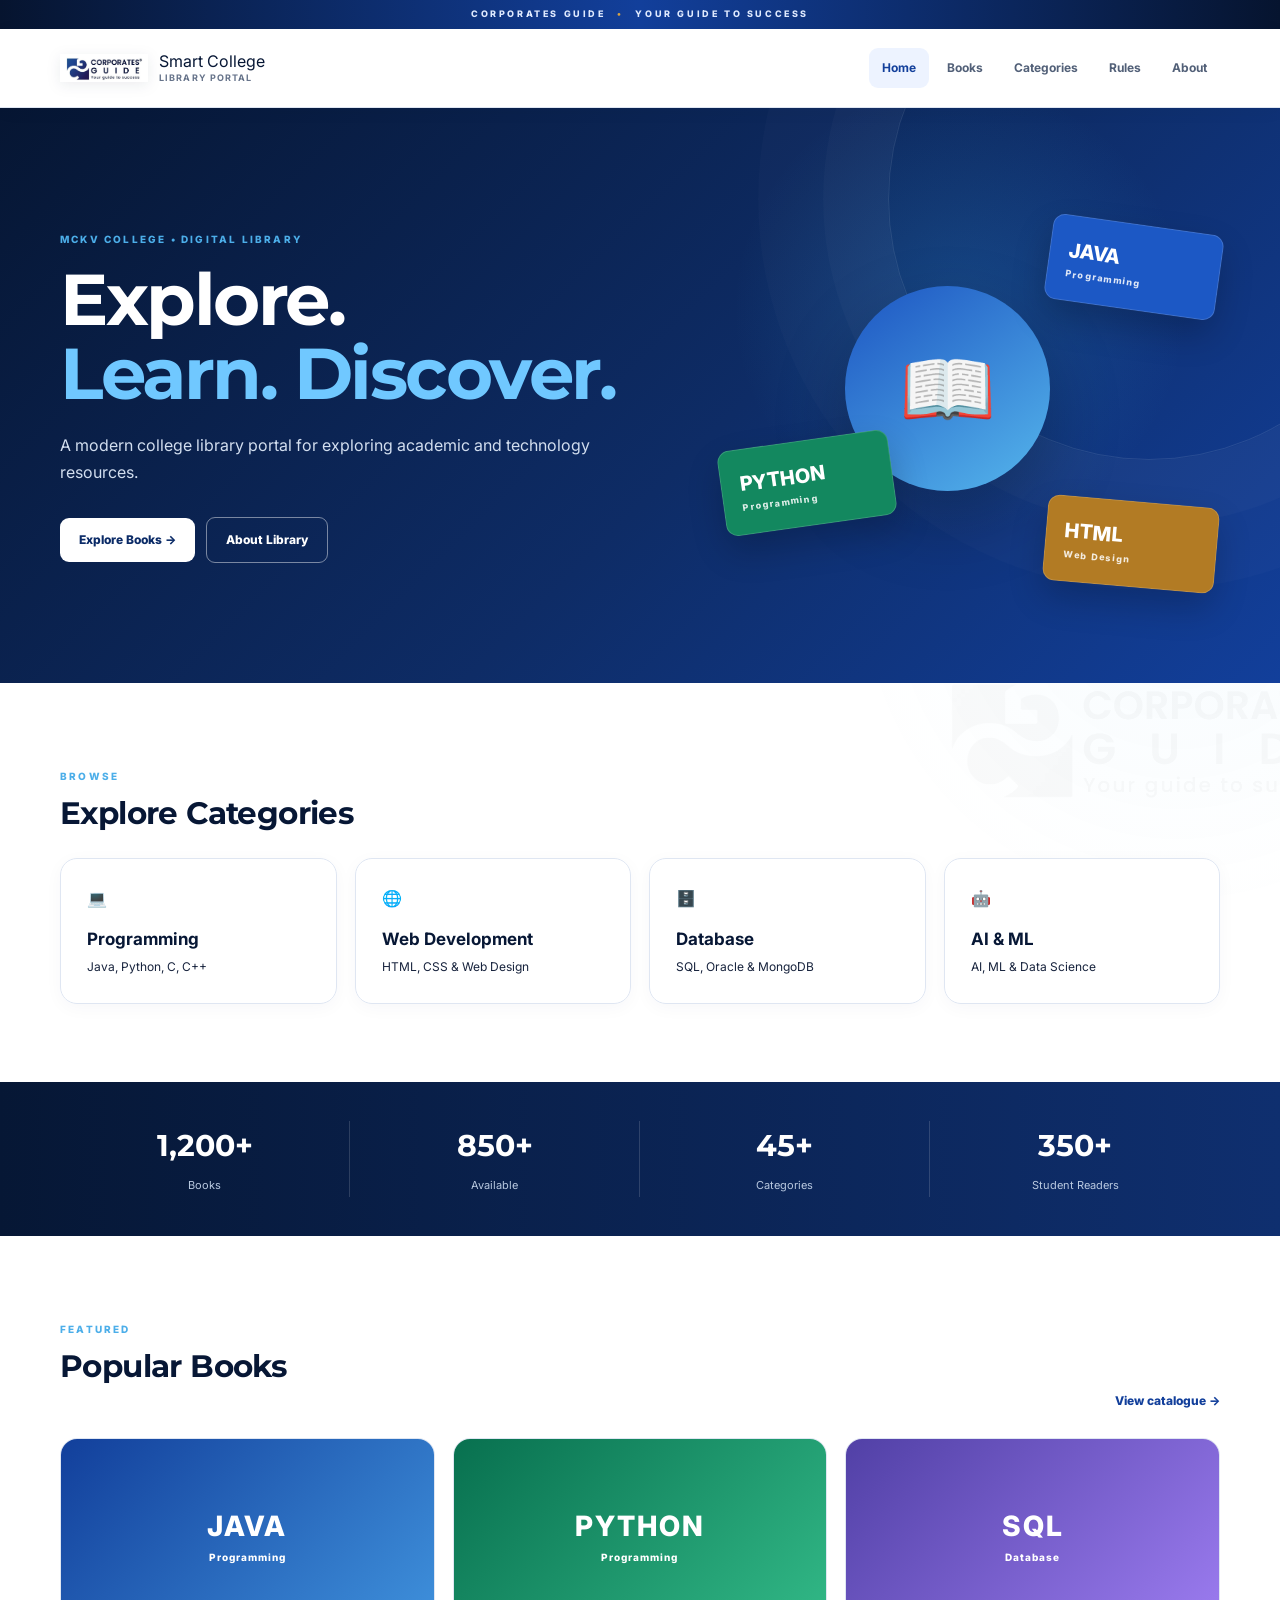
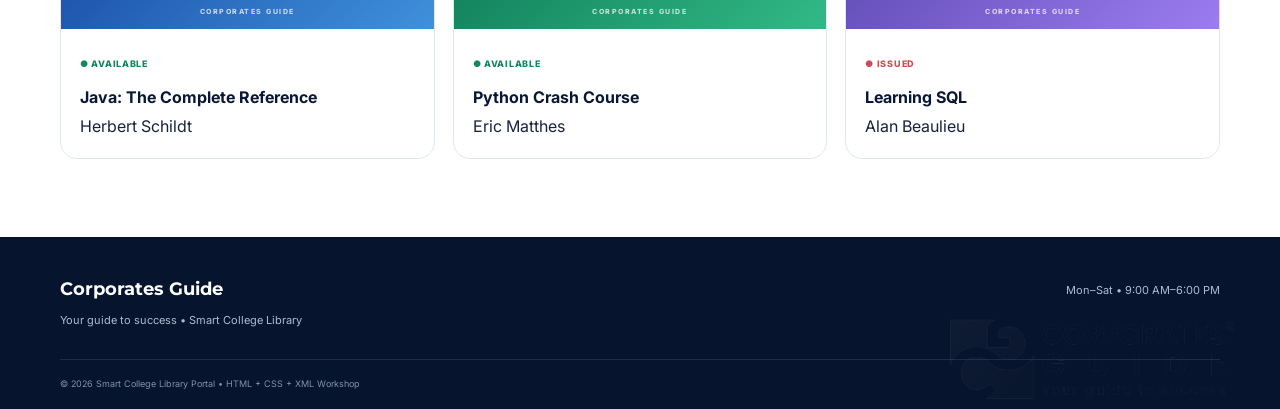
<file: index.html>
<!doctype html>
<html lang="en"><head><meta charset="utf-8"><meta name="viewport" content="width=device-width,initial-scale=1"><title>Smart College Library</title><link rel="stylesheet" href="css/style.css"></head>
<body>
<div class="brand-strip">CORPORATES GUIDE <span>•</span> YOUR GUIDE TO SUCCESS</div>
<header><div class="center-brand"><a href="index.html" aria-label="Corporates Guide"><img src="images/corporates-guide-logo-final.png" alt="Corporates Guide"></a></div><div class="wrap nav"><a class="logo" href="index.html"><img src="images/corporates-guide-logo.jpg" alt="Corporates Guide Logo"><span>Smart College<br><small>Library Portal</small></span></a><nav><a class="active" href="index.html">Home</a><a href="books.html">Books</a><a href="categories.html">Categories</a><a href="library-rules.html">Rules</a><a href="about.html">About</a></nav></div></header>
<div class="brand-watermark" aria-hidden="true"></div>
<main>
<section class="hero"><div class="wrap hero-grid"><div><b class="eyebrow">MCKV COLLEGE • DIGITAL LIBRARY</b><h1>Explore.<br><em>Learn. Discover.</em></h1><p>A modern college library portal for exploring academic and technology resources.</p><a class="btn" href="books.html">Explore Books →</a> <a class="btn outline" href="about.html">About Library</a></div><div class="visual"><div class="orb">📖</div><div class="float f1">JAVA<br><small>Programming</small></div><div class="float f2">PYTHON<br><small>Programming</small></div><div class="float f3">HTML<br><small>Web Design</small></div></div></div></section>
<section class="section"><div class="wrap"><b class="eyebrow">BROWSE</b><h2>Explore Categories</h2><div class="grid cats">
<a class="card" href="categories.html#programming">💻<h3>Programming</h3><p>Java, Python, C, C++</p></a>
<a class="card" href="categories.html#web">🌐<h3>Web Development</h3><p>HTML, CSS & Web Design</p></a>
<a class="card" href="categories.html#database">🗄️<h3>Database</h3><p>SQL, Oracle & MongoDB</p></a>
<a class="card" href="categories.html#aiml">🤖<h3>AI & ML</h3><p>AI, ML & Data Science</p></a></div></div></section>
<section class="stats"><div class="wrap statgrid"><div><strong>1,200+</strong><span>Books</span></div><div><strong>850+</strong><span>Available</span></div><div><strong>45+</strong><span>Categories</span></div><div><strong>350+</strong><span>Student Readers</span></div></div></section>
<section class="section"><div class="wrap"><div class="section-title"><div><b class="eyebrow">FEATURED</b><h2>Popular Books</h2></div><a href="books.html">View catalogue →</a></div><div class="grid books">
<article class="book"><div class="cover blue">JAVA<small>Programming</small></div><div class="info"><span class="available">● Available</span><h3>Java: The Complete Reference</h3><p>Herbert Schildt</p></div></article>
<article class="book"><div class="cover green">PYTHON<small>Programming</small></div><div class="info"><span class="available">● Available</span><h3>Python Crash Course</h3><p>Eric Matthes</p></div></article>
<article class="book"><div class="cover purple">SQL<small>Database</small></div><div class="info"><span class="issued">● Issued</span><h3>Learning SQL</h3><p>Alan Beaulieu</p></div></article></div></div></section>
</main><footer><div class="wrap foot"><div><h3>Corporates Guide</h3><p>Your guide to success • Smart College Library</p></div><div><p>Mon–Sat • 9:00 AM–6:00 PM</p></div></div><div class="wrap copy">© 2026 Smart College Library Portal • HTML + CSS + XML Workshop</div></footer>
</body></html>
</file>
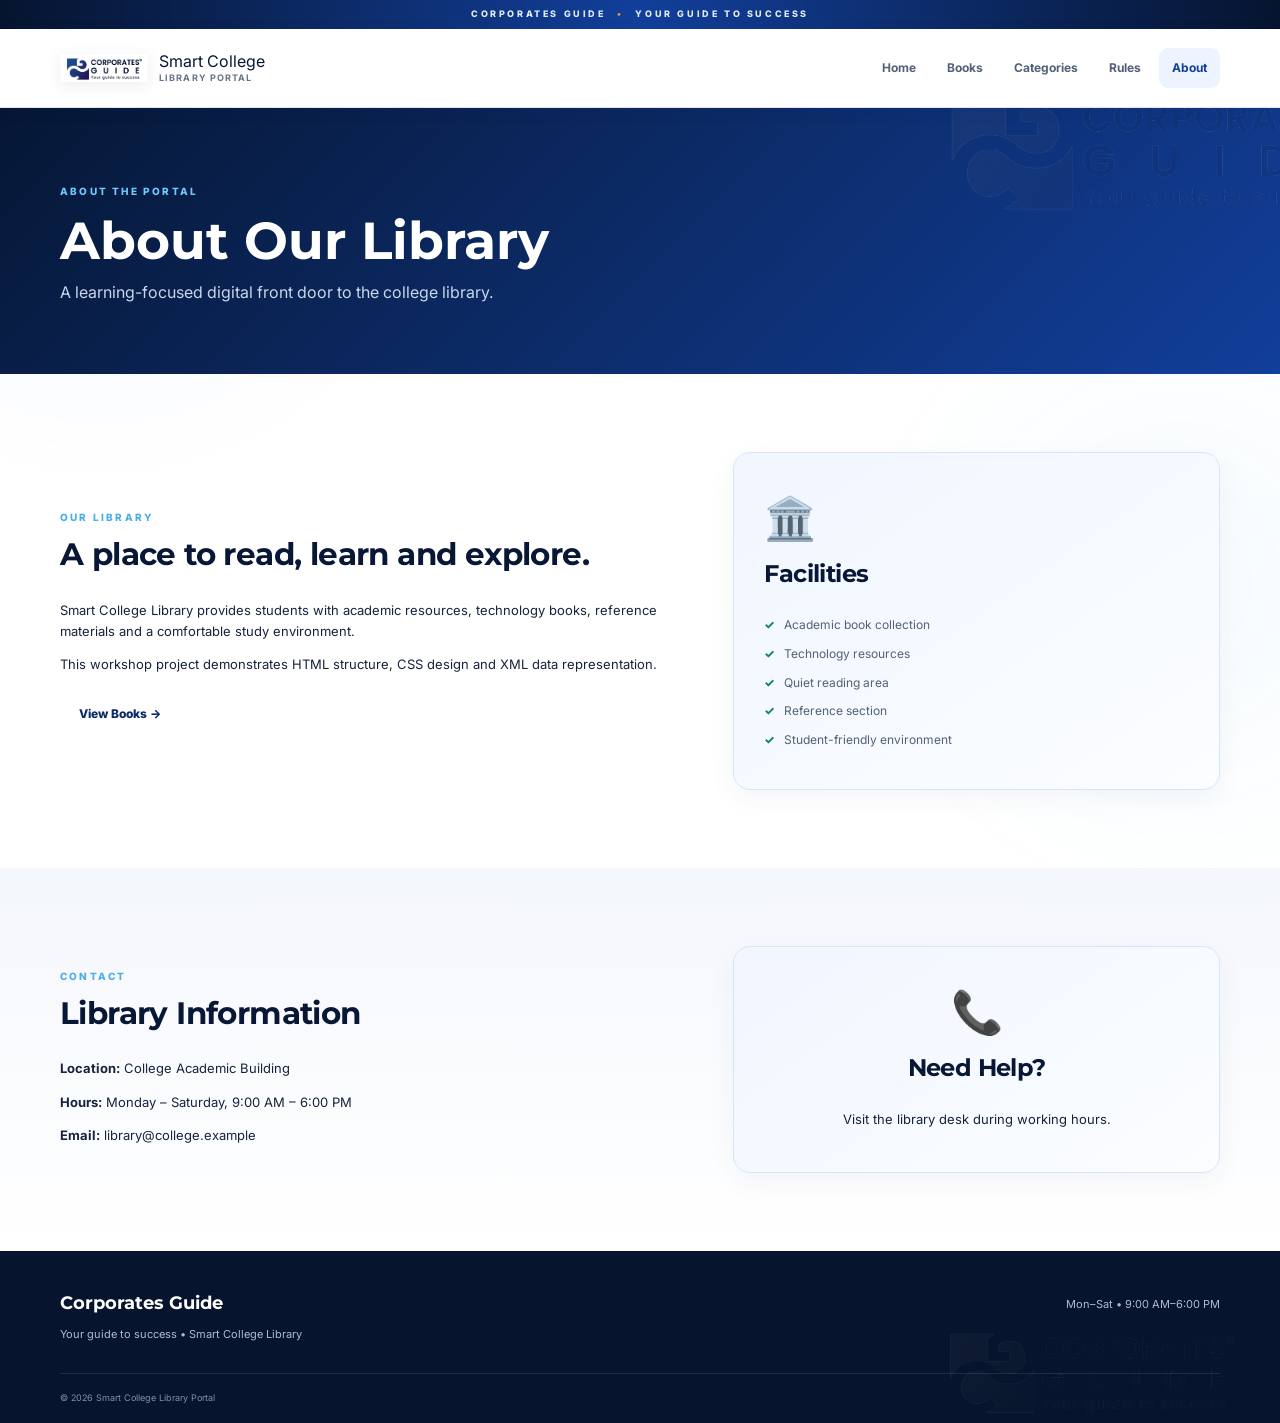
<file: about.html>
<!doctype html>
<html lang="en">

<head>
    <meta charset="utf-8">
    <meta name="viewport" content="width=device-width,initial-scale=1">
    <title>About | Smart College Library</title>

    <link rel="stylesheet" href="css/style.css">
</head>

<body>

    <div class="brand-strip">
        CORPORATES GUIDE
        <span>•</span>
        YOUR GUIDE TO SUCCESS
    </div>

    <header>

        <div class="center-brand">
            <a href="index.html" aria-label="Corporates Guide">
                <img src="images/corporates-guide-logo-final.png"
                     alt="Corporates Guide">
            </a>
        </div>

        <div class="wrap nav">

            <a class="logo" href="index.html">

                <img src="images/corporates-guide-logo.jpg"
                     alt="Corporates Guide Logo">

                <span>
                    Smart College<br>
                    <small>Library Portal</small>
                </span>

            </a>

            <nav>
                <a href="index.html">Home</a>
                <a href="books.html">Books</a>
                <a href="categories.html">Categories</a>
                <a href="library-rules.html">Rules</a>
                <a class="active" href="about.html">About</a>
            </nav>

        </div>

    </header>

    <section class="banner">

        <div class="wrap">

            <b class="eyebrow">ABOUT THE PORTAL</b>

            <h1>About Our Library</h1>

            <p>
                A learning-focused digital front door to the college library.
            </p>

        </div>

    </section>

    <section class="section">

        <div class="wrap about">

            <div>

                <b class="eyebrow">OUR LIBRARY</b>

                <h2>
                    A place to read, learn and explore.
                </h2>

                <p>
                    Smart College Library provides students with academic
                    resources, technology books, reference materials and a
                    comfortable study environment.
                </p>

                <p>
                    This workshop project demonstrates HTML structure,
                    CSS design and XML data representation.
                </p>

                <a class="btn" href="books.html">
                    View Books →
                </a>

            </div>

            <div class="info-card">

                <span>🏛️</span>

                <h2>Facilities</h2>

                <ul>
                    <li>Academic book collection</li>
                    <li>Technology resources</li>
                    <li>Quiet reading area</li>
                    <li>Reference section</li>
                    <li>Student-friendly environment</li>
                </ul>

            </div>

        </div>

    </section>

    <section class="section pale">

        <div class="wrap about">

            <div>

                <b class="eyebrow">CONTACT</b>

                <h2>Library Information</h2>

                <p>
                    <b>Location:</b>
                    College Academic Building
                </p>

                <p>
                    <b>Hours:</b>
                    Monday – Saturday, 9:00 AM – 6:00 PM
                </p>

                <p>
                    <b>Email:</b>
                    library@college.example
                </p>

            </div>

            <div class="info-card center">

                <span>📞</span>

                <h2>Need Help?</h2>

                <p>
                    Visit the library desk during working hours.
                </p>

            </div>

        </div>

    </section>

    <footer>

        <div class="wrap foot">

            <div>

                <h3>Corporates Guide</h3>

                <p>
                    Your guide to success • Smart College Library
                </p>

            </div>

            <div>

                <p>
                    Mon–Sat • 9:00 AM–6:00 PM
                </p>

            </div>

        </div>

        <div class="wrap copy">
            © 2026 Smart College Library Portal
        </div>

    </footer>

</body>

</html>
</file>
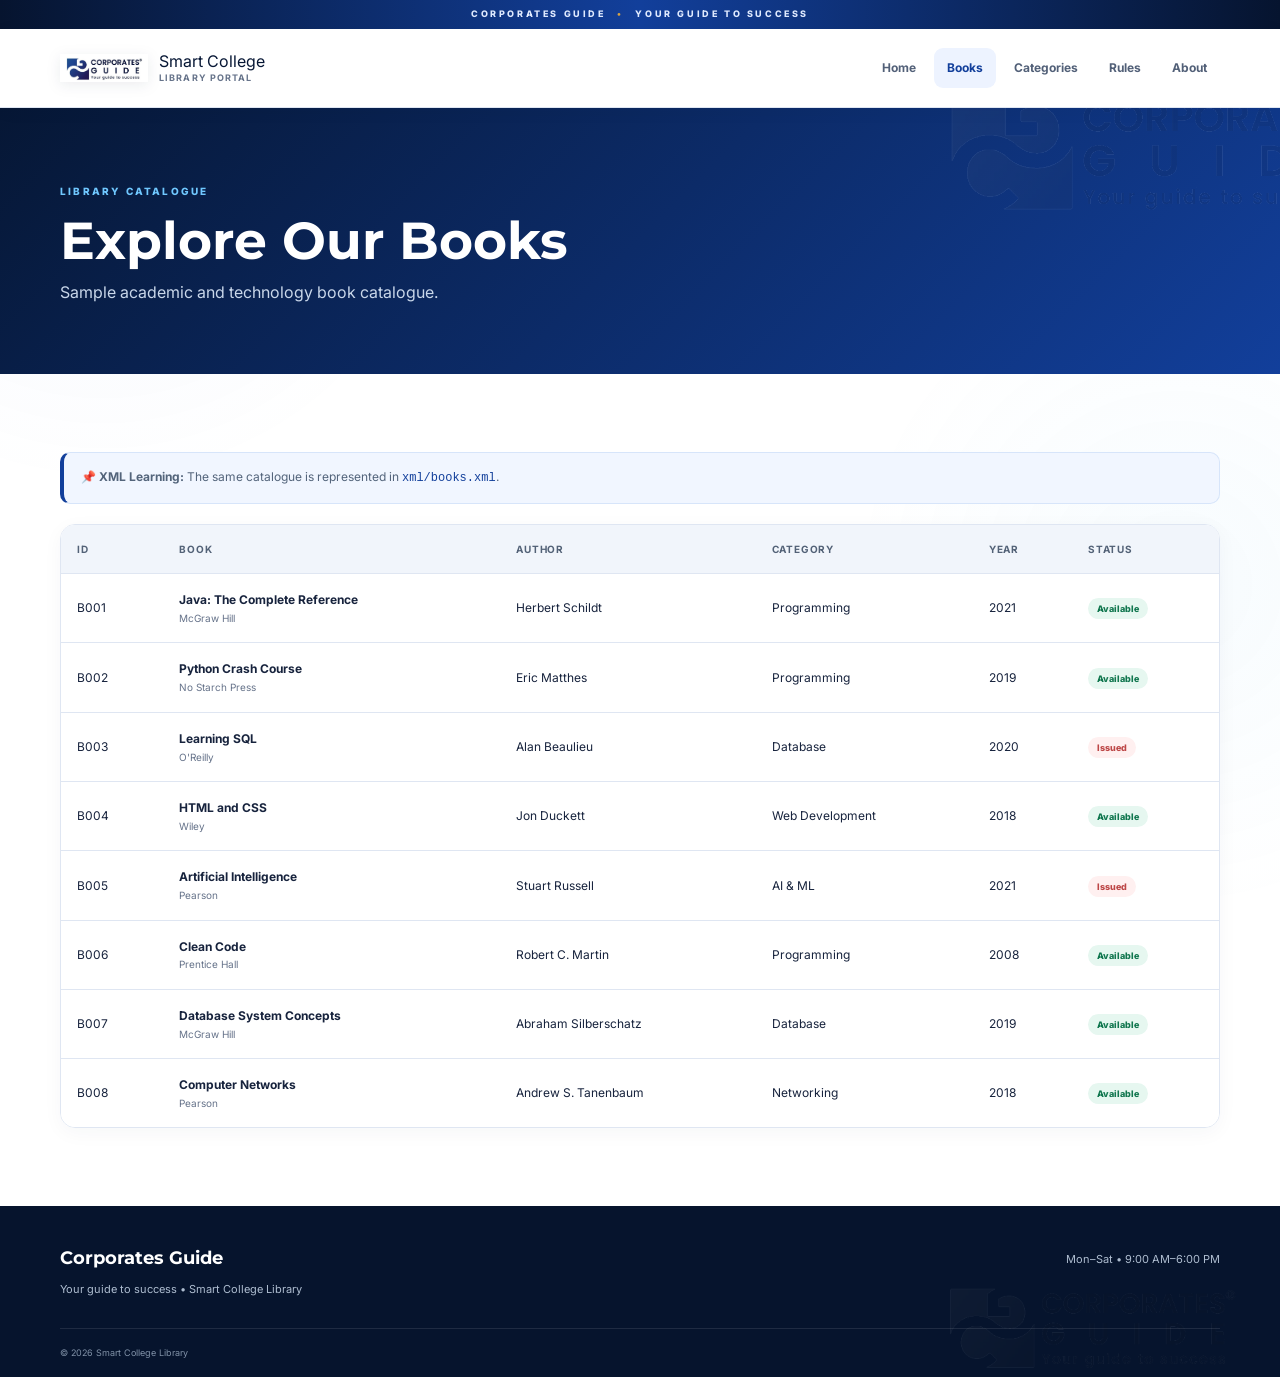
<file: books.html>
<!doctype html>
<html lang="en">

<head>
    <meta charset="utf-8">

    <meta name="viewport"
          content="width=device-width,initial-scale=1">

    <title>Books | Smart College Library</title>

    <link rel="stylesheet"
          href="css/style.css">
</head>

<body>

    <div class="brand-strip">
        CORPORATES GUIDE
        <span>•</span>
        YOUR GUIDE TO SUCCESS
    </div>

    <header>

        <div class="center-brand">

            <a href="index.html"
               aria-label="Corporates Guide">

                <img src="images/corporates-guide-logo-final.png"
                     alt="Corporates Guide">

            </a>

        </div>

        <div class="wrap nav">

            <a class="logo"
               href="index.html">

                <img src="images/corporates-guide-logo.jpg"
                     alt="Corporates Guide Logo">

                <span>
                    Smart College<br>
                    <small>Library Portal</small>
                </span>

            </a>

            <nav>

                <a href="index.html">Home</a>

                <a class="active"
                   href="books.html">
                    Books
                </a>

                <a href="categories.html">
                    Categories
                </a>

                <a href="library-rules.html">
                    Rules
                </a>

                <a href="about.html">
                    About
                </a>

            </nav>

        </div>

    </header>

    <section class="banner">

        <div class="wrap">

            <b class="eyebrow">
                LIBRARY CATALOGUE
            </b>

            <h1>
                Explore Our Books
            </h1>

            <p>
                Sample academic and technology book catalogue.
            </p>

        </div>

    </section>

    <section class="section">

        <div class="wrap">

            <div class="notice">

                <b>📌 XML Learning:</b>

                The same catalogue is represented in
                <code>xml/books.xml</code>.

            </div>

            <div class="tablebox">

                <table>

                    <thead>

                        <tr>
                            <th>ID</th>
                            <th>Book</th>
                            <th>Author</th>
                            <th>Category</th>
                            <th>Year</th>
                            <th>Status</th>
                        </tr>

                    </thead>

                    <tbody>

                        <tr>
                            <td>B001</td>

                            <td>
                                <b>Java: The Complete Reference</b>
                                <small>McGraw Hill</small>
                            </td>

                            <td>
                                Herbert Schildt
                            </td>

                            <td>
                                Programming
                            </td>

                            <td>
                                2021
                            </td>

                            <td>
                                <i class="ok">
                                    Available
                                </i>
                            </td>
                        </tr>


                        <tr>
                            <td>B002</td>

                            <td>
                                <b>Python Crash Course</b>
                                <small>No Starch Press</small>
                            </td>

                            <td>
                                Eric Matthes
                            </td>

                            <td>
                                Programming
                            </td>

                            <td>
                                2019
                            </td>

                            <td>
                                <i class="ok">
                                    Available
                                </i>
                            </td>
                        </tr>


                        <tr>
                            <td>B003</td>

                            <td>
                                <b>Learning SQL</b>
                                <small>O'Reilly</small>
                            </td>

                            <td>
                                Alan Beaulieu
                            </td>

                            <td>
                                Database
                            </td>

                            <td>
                                2020
                            </td>

                            <td>
                                <i class="bad">
                                    Issued
                                </i>
                            </td>
                        </tr>


                        <tr>
                            <td>B004</td>

                            <td>
                                <b>HTML and CSS</b>
                                <small>Wiley</small>
                            </td>

                            <td>
                                Jon Duckett
                            </td>

                            <td>
                                Web Development
                            </td>

                            <td>
                                2018
                            </td>

                            <td>
                                <i class="ok">
                                    Available
                                </i>
                            </td>
                        </tr>


                        <tr>
                            <td>B005</td>

                            <td>
                                <b>Artificial Intelligence</b>
                                <small>Pearson</small>
                            </td>

                            <td>
                                Stuart Russell
                            </td>

                            <td>
                                AI & ML
                            </td>

                            <td>
                                2021
                            </td>

                            <td>
                                <i class="bad">
                                    Issued
                                </i>
                            </td>
                        </tr>


                        <tr>
                            <td>B006</td>

                            <td>
                                <b>Clean Code</b>
                                <small>Prentice Hall</small>
                            </td>

                            <td>
                                Robert C. Martin
                            </td>

                            <td>
                                Programming
                            </td>

                            <td>
                                2008
                            </td>

                            <td>
                                <i class="ok">
                                    Available
                                </i>
                            </td>
                        </tr>


                        <tr>
                            <td>B007</td>

                            <td>
                                <b>Database System Concepts</b>
                                <small>McGraw Hill</small>
                            </td>

                            <td>
                                Abraham Silberschatz
                            </td>

                            <td>
                                Database
                            </td>

                            <td>
                                2019
                            </td>

                            <td>
                                <i class="ok">
                                    Available
                                </i>
                            </td>
                        </tr>


                        <tr>
                            <td>B008</td>

                            <td>
                                <b>Computer Networks</b>
                                <small>Pearson</small>
                            </td>

                            <td>
                                Andrew S. Tanenbaum
                            </td>

                            <td>
                                Networking
                            </td>

                            <td>
                                2018
                            </td>

                            <td>
                                <i class="ok">
                                    Available
                                </i>
                            </td>
                        </tr>

                    </tbody>

                </table>

            </div>

        </div>

    </section>

    <footer>

        <div class="wrap foot">

            <div>

                <h3>
                    Corporates Guide
                </h3>

                <p>
                    Your guide to success • Smart College Library
                </p>

            </div>

            <div>

                <p>
                    Mon–Sat • 9:00 AM–6:00 PM
                </p>

            </div>

        </div>

        <div class="wrap copy">

            © 2026 Smart College Library 

        </div>

    </footer>

</body>

</html>
</file>
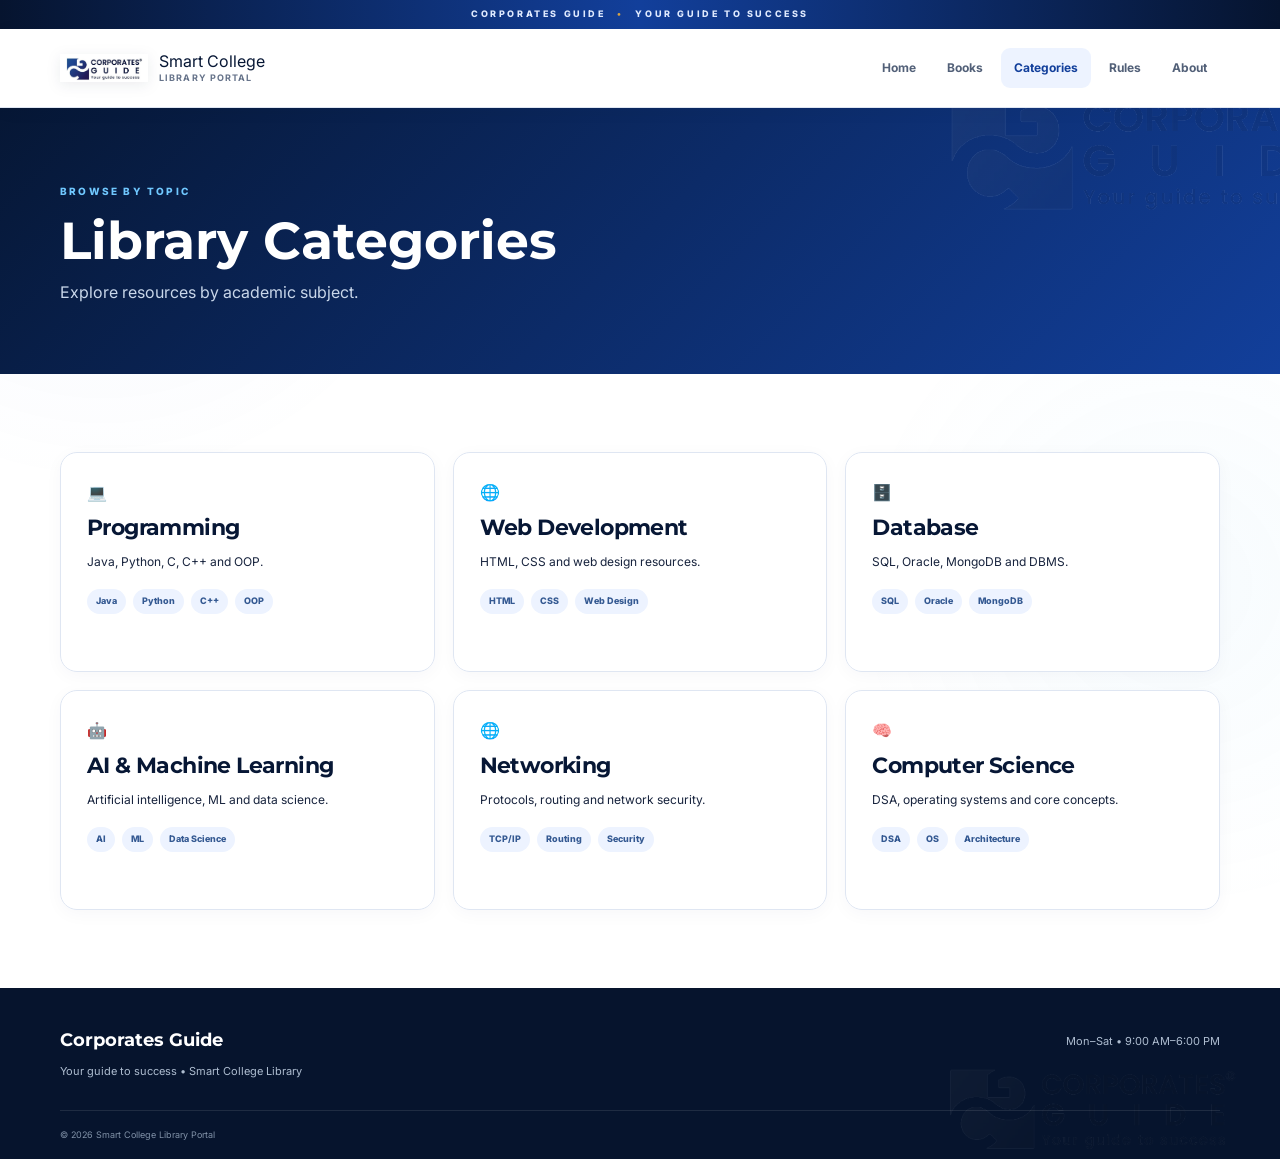
<file: categories.html>
<!doctype html>
<html lang="en">

<head>
    <meta charset="utf-8">

    <meta name="viewport"
          content="width=device-width,initial-scale=1">

    <title>Categories | Smart College Library</title>

    <link rel="stylesheet"
          href="css/style.css">
</head>

<body>

    <div class="brand-strip">
        CORPORATES GUIDE
        <span>•</span>
        YOUR GUIDE TO SUCCESS
    </div>

    <header>

        <div class="center-brand">

            <a href="index.html"
               aria-label="Corporates Guide">

                <img src="images/corporates-guide-logo-final.png"
                     alt="Corporates Guide">

            </a>

        </div>

        <div class="wrap nav">

            <a class="logo"
               href="index.html">

                <img src="images/corporates-guide-logo.jpg"
                     alt="Corporates Guide Logo">

                <span>
                    Smart College<br>
                    <small>Library Portal</small>
                </span>

            </a>

            <nav>

                <a href="index.html">
                    Home
                </a>

                <a href="books.html">
                    Books
                </a>

                <a class="active"
                   href="categories.html">
                    Categories
                </a>

                <a href="library-rules.html">
                    Rules
                </a>

                <a href="about.html">
                    About
                </a>

            </nav>

        </div>

    </header>

    <section class="banner">

        <div class="wrap">

            <b class="eyebrow">
                BROWSE BY TOPIC
            </b>

            <h1>
                Library Categories
            </h1>

            <p>
                Explore resources by academic subject.
            </p>

        </div>

    </section>

    <section class="section">

        <div class="wrap">

            <div class="grid category-grid">

                <article id="programming"
                         class="card category">

                    💻

                    <h2>
                        Programming
                    </h2>

                    <p>
                        Java, Python, C, C++ and OOP.
                    </p>

                    <div class="tags">

                        <span>Java</span>
                        <span>Python</span>
                        <span>C++</span>
                        <span>OOP</span>

                    </div>

                </article>


                <article id="web"
                         class="card category">

                    🌐

                    <h2>
                        Web Development
                    </h2>

                    <p>
                        HTML, CSS and web design resources.
                    </p>

                    <div class="tags">

                        <span>HTML</span>
                        <span>CSS</span>
                        <span>Web Design</span>

                    </div>

                </article>


                <article id="database"
                         class="card category">

                    🗄️

                    <h2>
                        Database
                    </h2>

                    <p>
                        SQL, Oracle, MongoDB and DBMS.
                    </p>

                    <div class="tags">

                        <span>SQL</span>
                        <span>Oracle</span>
                        <span>MongoDB</span>

                    </div>

                </article>


                <article id="aiml"
                         class="card category">

                    🤖

                    <h2>
                        AI & Machine Learning
                    </h2>

                    <p>
                        Artificial intelligence, ML and data science.
                    </p>

                    <div class="tags">

                        <span>AI</span>
                        <span>ML</span>
                        <span>Data Science</span>

                    </div>

                </article>


                <article class="card category">

                    🌐

                    <h2>
                        Networking
                    </h2>

                    <p>
                        Protocols, routing and network security.
                    </p>

                    <div class="tags">

                        <span>TCP/IP</span>
                        <span>Routing</span>
                        <span>Security</span>

                    </div>

                </article>


                <article class="card category">

                    🧠

                    <h2>
                        Computer Science
                    </h2>

                    <p>
                        DSA, operating systems and core concepts.
                    </p>

                    <div class="tags">

                        <span>DSA</span>
                        <span>OS</span>
                        <span>Architecture</span>

                    </div>

                </article>

            </div>

        </div>

    </section>

    <footer>

        <div class="wrap foot">

            <div>

                <h3>
                    Corporates Guide
                </h3>

                <p>
                    Your guide to success • Smart College Library
                </p>

            </div>

            <div>

                <p>
                    Mon–Sat • 9:00 AM–6:00 PM
                </p>

            </div>

        </div>

        <div class="wrap copy">

            © 2026 Smart College Library Portal

        </div>

    </footer>

</body>

</html>
</file>
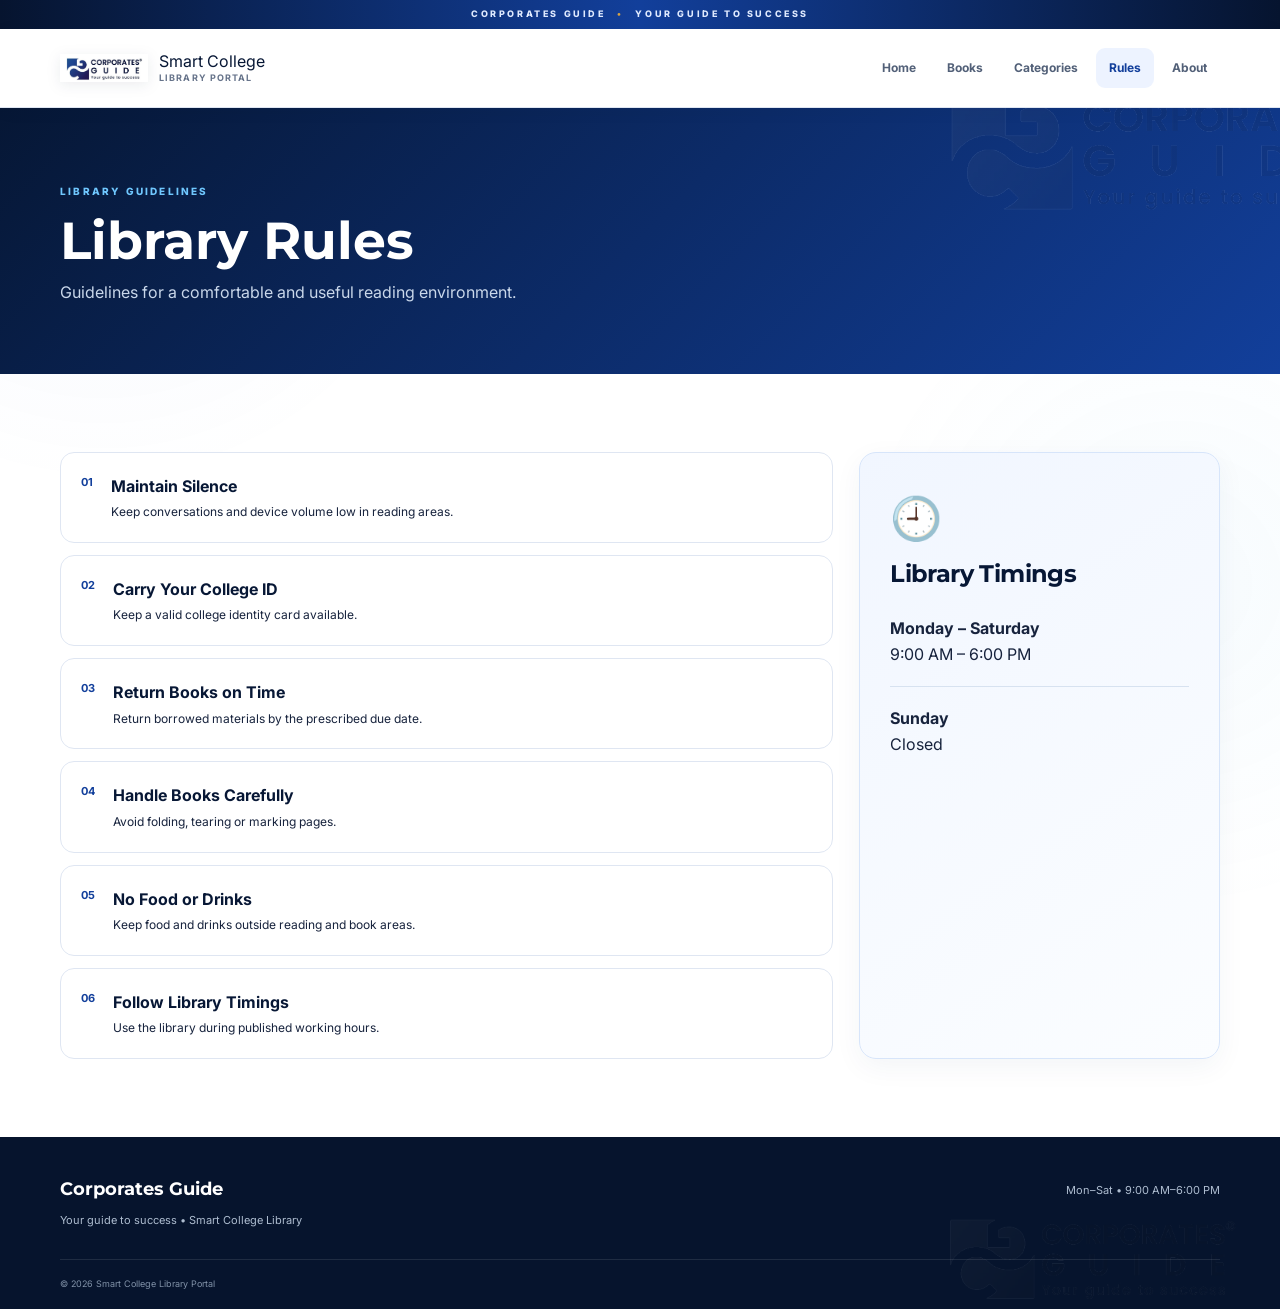
<file: library-rules.html>
<!doctype html><html lang="en"><head><meta charset="utf-8"><meta name="viewport" content="width=device-width,initial-scale=1"><title>Rules | Smart College Library</title><link rel="stylesheet" href="css/style.css"></head><body>
<div class="brand-strip">CORPORATES GUIDE <span>•</span> YOUR GUIDE TO SUCCESS</div>
<header><div class="center-brand"><a href="index.html" aria-label="Corporates Guide"><img src="images/corporates-guide-logo-final.png" alt="Corporates Guide"></a></div><div class="wrap nav"><a class="logo" href="index.html"><img src="images/corporates-guide-logo.jpg" alt="Corporates Guide Logo"><span>Smart College<br><small>Library Portal</small></span></a><nav><a href="index.html">Home</a><a href="books.html">Books</a><a href="categories.html">Categories</a><a class="active" href="library-rules.html">Rules</a><a href="about.html">About</a></nav></div></header>
<section class="banner"><div class="wrap"><b class="eyebrow">LIBRARY GUIDELINES</b><h1>Library Rules</h1><p>Guidelines for a comfortable and useful reading environment.</p></div></section>
<section class="section"><div class="wrap rule-layout"><div class="rules">
<div class="rule"><b>01</b><div><h3>Maintain Silence</h3><p>Keep conversations and device volume low in reading areas.</p></div></div>
<div class="rule"><b>02</b><div><h3>Carry Your College ID</h3><p>Keep a valid college identity card available.</p></div></div>
<div class="rule"><b>03</b><div><h3>Return Books on Time</h3><p>Return borrowed materials by the prescribed due date.</p></div></div>
<div class="rule"><b>04</b><div><h3>Handle Books Carefully</h3><p>Avoid folding, tearing or marking pages.</p></div></div>
<div class="rule"><b>05</b><div><h3>No Food or Drinks</h3><p>Keep food and drinks outside reading and book areas.</p></div></div>
<div class="rule"><b>06</b><div><h3>Follow Library Timings</h3><p>Use the library during published working hours.</p></div></div></div>
<aside class="timing"><span>🕘</span><h2>Library Timings</h2><p><b>Monday – Saturday</b><br>9:00 AM – 6:00 PM</p><hr><p><b>Sunday</b><br>Closed</p></aside></div></section>
<footer><div class="wrap foot"><div><h3>Corporates Guide</h3><p>Your guide to success • Smart College Library</p></div><div><p>Mon–Sat • 9:00 AM–6:00 PM</p></div></div><div class="wrap copy">© 2026 Smart College Library Portal</div></footer></body></html>
</file>
<file: css/style.css>
@import url('https://fonts.googleapis.com/css2?family=Inter:wght@400;500;600;700;800&family=Montserrat:wght@600;700;800&display=swap');

:root{
    --navy:#071735;
    --navy2:#0d2451;
    --blue:#123f9b;
    --blue2:#285ed1;
    --cyan:#37a9e8;
    --gold:#d9a441;
    --text:#17233d;
    --muted:#66738a;
    --line:#dfe6f2;
    --pale:#f4f7fc;
    --white:#fff;
    --green:#13885f;
    --red:#c94e55;
    --shadow:0 18px 45px rgba(9,31,72,.11);
}
*{box-sizing:border-box;margin:0;padding:0}
html{scroll-behavior:smooth}
body{
    font-family:Inter,Arial,sans-serif;color:var(--text);line-height:1.65;
    background:#fff;position:relative;overflow-x:hidden;
}
body:before{
    content:"";position:fixed;inset:0;pointer-events:none;z-index:-2;
    background:
      radial-gradient(circle at 8% 15%,rgba(40,94,209,.055),transparent 25%),
      radial-gradient(circle at 92% 65%,rgba(55,169,232,.045),transparent 25%);
}
a{text-decoration:none;color:inherit}
.wrap{width:min(1160px,92%);margin:auto}
.brand-strip{
    background:linear-gradient(90deg,#06142f,#123f9b,#06142f);
    color:#dfeaff;text-align:center;font-size:9px;font-weight:800;
    letter-spacing:2.6px;padding:7px 10px;
}
.brand-strip span{color:#d9a441;margin:0 7px}
header{
    background:rgba(255,255,255,.97);border-bottom:1px solid var(--line);
    position:sticky;top:0;z-index:50;box-shadow:0 3px 18px rgba(8,28,62,.04)
}
.nav{min-height:86px;display:flex;align-items:center;justify-content:space-between;gap:25px}
.logo{display:flex;align-items:center;gap:14px;color:var(--navy);line-height:1}
.logo img{width:104px;height:62px;object-fit:contain;display:block}
.logo span{display:flex;flex-direction:column;gap:5px}
.logo strong{font-family:Montserrat,Arial,sans-serif;font-size:18px;letter-spacing:.5px}
.logo small{font-size:10px;font-weight:700;letter-spacing:1.4px;color:var(--muted);text-transform:uppercase}
nav{display:flex;gap:5px;flex-wrap:wrap}
nav a{font-size:12px;font-weight:700;color:#526078;padding:10px 13px;border-radius:9px}
nav a:hover,nav a.active{background:#edf3ff;color:var(--blue)}
.brand-watermark{
    position:fixed;right:-90px;bottom:-55px;width:430px;height:430px;
    background:url("../images/corporates-guide-logo.png") center/contain no-repeat;
    opacity:.025;pointer-events:none;z-index:-1;filter:grayscale(1);
}
.hero{
    min-height:575px;position:relative;overflow:hidden;
    background:
      radial-gradient(circle at 75% 35%,rgba(55,169,232,.20),transparent 22%),
      linear-gradient(135deg,#061633 0%,#0e2c66 56%,#123f9b 100%);
    color:#fff;
}
.hero:after{
    content:"";position:absolute;right:-130px;top:-170px;width:520px;height:520px;
    border:1px solid rgba(255,255,255,.10);border-radius:50%;
    box-shadow:0 0 0 65px rgba(255,255,255,.018),0 0 0 130px rgba(255,255,255,.014);
}
.hero-grid{min-height:575px;display:grid;grid-template-columns:1.1fr .9fr;align-items:center;gap:50px;position:relative;z-index:1}
.eyebrow{display:inline-block;font-size:10px;font-weight:800;letter-spacing:2.2px;color:#4caee9}
.hero h1{font-family:Montserrat,Arial,sans-serif;font-size:clamp(44px,6vw,72px);line-height:1.02;letter-spacing:-2.5px;margin:13px 0 22px;color:#fff}
.hero h1 em{font-style:normal;color:#70c8ff}
.hero p{max-width:590px;color:#d2deef;font-size:16px;margin-bottom:28px}
.btn{
    display:inline-block;padding:12px 19px;border-radius:9px;background:#fff;color:#0b2b67;
    font-size:12px;font-weight:800;margin:4px 7px 4px 0;transition:.2s;
}
.btn:hover{transform:translateY(-2px);box-shadow:0 10px 22px rgba(0,0,0,.15)}
.btn.outline{background:transparent;color:#fff;border:1px solid rgba(255,255,255,.45)}
.visual{height:390px;position:relative}
.orb{
    position:absolute;left:25%;top:22%;width:205px;height:205px;border-radius:50%;
    background:linear-gradient(145deg,#1d55c2,#55b6ec);display:grid;place-items:center;
    font-size:78px;box-shadow:0 30px 70px rgba(0,0,0,.25)
}
.float{
    position:absolute;width:172px;padding:18px;border-radius:12px;color:#fff;
    font-size:20px;font-weight:800;box-shadow:0 16px 35px rgba(0,0,0,.20);
    border:1px solid rgba(255,255,255,.15)
}
.float small{display:block;font-size:9px;letter-spacing:1.3px;opacity:.85}
.f1{right:0;top:24px;background:#1c58c5;transform:rotate(8deg)}
.f2{left:0;bottom:65px;background:#13885f;transform:rotate(-8deg)}
.f3{right:3px;bottom:4px;background:#b27b24;transform:rotate(5deg)}
.section{padding:78px 0;position:relative}
.pale{background:linear-gradient(180deg,#f4f7fc,#fff)}
.section-title{display:flex;justify-content:space-between;align-items:end;margin-bottom:27px}
.section-title>a{color:var(--blue);font-size:12px;font-weight:800}
h2{font-family:Montserrat,Arial,sans-serif;color:var(--navy);font-size:31px;line-height:1.2;margin:8px 0 26px;letter-spacing:-.6px}
h3{color:var(--navy)}
.grid{display:grid;gap:18px}
.cats{grid-template-columns:repeat(4,1fr)}
.card{
    border:1px solid var(--line);border-radius:17px;background:rgba(255,255,255,.95);
    padding:26px;transition:.25s;box-shadow:0 4px 18px rgba(15,38,75,.035)
}
.card:hover,.book:hover,.info-card:hover{transform:translateY(-6px);box-shadow:var(--shadow);border-color:#cddcf5}
.card>h3{font-size:17px;margin:13px 0 4px}.card>p{font-size:12px}
.stats{background:linear-gradient(90deg,#061735,#0f2f6f);color:#fff;padding:39px 0}
.statgrid{display:grid;grid-template-columns:repeat(4,1fr);text-align:center}
.statgrid div{border-right:1px solid rgba(255,255,255,.15)}.statgrid div:last-child{border:0}
.statgrid strong{display:block;font-family:Montserrat,Arial,sans-serif;font-size:30px}.statgrid span{font-size:11px;color:#b9c9e0}
.books{grid-template-columns:repeat(3,1fr)}
.book{border:1px solid var(--line);border-radius:17px;overflow:hidden;background:#fff;transition:.25s}
.cover{height:190px;display:flex;align-items:center;justify-content:center;flex-direction:column;color:#fff;font-size:28px;font-weight:800;letter-spacing:2px;position:relative}
.cover:after{content:"CORPORATES GUIDE";position:absolute;bottom:12px;font-size:7px;letter-spacing:1.5px;opacity:.7}
.cover small{font-size:10px;letter-spacing:1px}.blue{background:linear-gradient(135deg,#123f9b,#3f91dc)}.green{background:linear-gradient(135deg,#08704f,#32b987)}.purple{background:linear-gradient(135deg,#5140a6,#9c7cf0)}
.info{padding:19px}.info h3{font-size:16px;margin:9px 0 3px}.available,.issued{font-size:9px;font-weight:800;text-transform:uppercase;letter-spacing:.7px}.available{color:var(--green)}.issued{color:var(--red)}
.banner{background:linear-gradient(135deg,#061735,#123f9b);color:#fff;padding:68px 0;position:relative;overflow:hidden}
.banner:after{content:"";position:absolute;right:-90px;top:-170px;width:430px;height:430px;background:url("../images/corporates-guide-logo.png") center/contain no-repeat;opacity:.07;filter:grayscale(1) brightness(2)}
.banner h1{font-family:Montserrat,Arial,sans-serif;color:#fff;font-size:52px;line-height:1.1;margin:10px 0}.banner p{color:#c9d7ea}.banner .eyebrow{color:#70c8ff}
.notice{background:#f1f6ff;border:1px solid #d7e5fa;border-left:4px solid var(--blue);border-radius:10px;padding:14px 17px;margin-bottom:20px;font-size:12px;color:#53647b}.notice code{font-family:Consolas,monospace;color:var(--blue)}
.tablebox{overflow:auto;border:1px solid var(--line);border-radius:15px;box-shadow:0 5px 20px rgba(20,45,80,.04)}
table{width:100%;border-collapse:collapse;min-width:850px;background:#fff}th,td{padding:16px;border-bottom:1px solid var(--line);text-align:left;font-size:12px}th{background:#f1f5fb;color:#536277;font-size:10px;text-transform:uppercase;letter-spacing:.8px}td small{display:block;color:var(--muted)}tr:hover td{background:#fbfdff}tr:last-child td{border-bottom:0}.ok,.bad{font-style:normal;padding:5px 9px;border-radius:20px;font-size:9px;font-weight:800}.ok{background:#e6f7f0;color:#11774f}.bad{background:#fff0f0;color:#bd4747}
.category-grid{grid-template-columns:repeat(3,1fr)}.category{min-height:220px}.category h2{font-size:22px;margin:10px 0}.category>p{margin-bottom:18px}.tags{display:flex;gap:7px;flex-wrap:wrap}.tags span{background:#edf3ff;color:#345992;padding:5px 9px;border-radius:20px;font-size:9px;font-weight:800}
.rule-layout{display:grid;grid-template-columns:1.5fr .7fr;gap:26px}.rules{display:grid;gap:12px}.rule{display:flex;gap:18px;padding:20px;border:1px solid var(--line);border-radius:14px;background:#fff}.rule>b{color:var(--blue);font-size:11px}.rule h3{font-size:16px;margin-bottom:3px}.rule p{font-size:12px}.timing,.info-card{background:linear-gradient(145deg,#f1f6ff,#fbfdff);border:1px solid #d7e5fa;border-radius:17px;padding:30px;box-shadow:0 8px 28px rgba(20,55,100,.05)}.timing>span,.info-card>span{font-size:42px}.timing h2,.info-card h2{font-size:24px}.timing hr{border:0;border-top:1px solid #d7e2f0;margin:18px 0}
.about{display:grid;grid-template-columns:1fr .8fr;gap:65px;align-items:center}.about p{margin:12px 0;font-size:13px}.info-card ul{list-style:none}.info-card li{font-size:12px;color:#536277;margin:9px 0}.info-card li:before{content:"✓";color:var(--green);font-weight:800;margin-right:9px}.center{text-align:center}
footer{background:#06142d;color:#dce6f2;padding-top:38px;position:relative;overflow:hidden}
footer:after{content:"";position:absolute;right:3%;bottom:-100px;width:300px;height:300px;background:url("../images/corporates-guide-logo.png") center/contain no-repeat;opacity:.055;filter:grayscale(1) brightness(2)}
.foot{display:flex;justify-content:space-between;gap:30px;padding-bottom:30px;position:relative;z-index:1}.foot h3{font-family:Montserrat,Arial,sans-serif;color:#fff;font-size:18px}.foot p{font-size:11px;color:#aebdd0;margin-top:6px}.copy{border-top:1px solid rgba(255,255,255,.1);padding:17px 0;font-size:9px;color:#8192a8;position:relative;z-index:1}
@media(max-width:850px){
 .nav{align-items:flex-start;flex-direction:column;padding:14px 0}.logo img{width:92px;height:55px}nav{width:100%;overflow:auto;flex-wrap:nowrap}.hero-grid,.about,.rule-layout{grid-template-columns:1fr}.visual{min-height:330px}.cats,.category-grid{grid-template-columns:1fr 1fr}.books{grid-template-columns:1fr 1fr}.statgrid{grid-template-columns:1fr 1fr;gap:20px}.statgrid div{border:0}
}
@media(max-width:560px){
 .logo img{width:82px;height:50px}.logo strong{font-size:16px}.hero-grid{padding:55px 0}.visual{display:none}.cats,.category-grid,.books{grid-template-columns:1fr}.section{padding:55px 0}.banner h1{font-size:40px}.section-title{align-items:flex-start;flex-direction:column;gap:8px}.foot{flex-direction:column}
}


/* ===== FINAL CORPORATES GUIDE CENTERED BRANDING ===== */
.center-brand{
    width:100%;
    display:flex;
    justify-content:center;
    align-items:center;
    background:#fff;
    padding:16px 20px 13px;
    border-bottom:1px solid #e5eaf3;
}
.center-brand a{
    display:flex;
    justify-content:center;
    align-items:center;
}
.center-brand img{
    width:min(390px, 78vw);
    height:auto;
    max-height:125px;
    object-fit:contain;
    display:block;
    filter:drop-shadow(0 5px 12px rgba(7,23,53,.10));
    transition:transform .25s ease;
}
.center-brand img:hover{
    transform:scale(1.025);
}
header{
    position:sticky;
    top:0;
}
header .nav{
    min-height:62px;
    justify-content:center;
}
header nav{
    justify-content:center;
}
.logo{
    display:none !important;
}
@media(max-width:560px){
    .center-brand{
        padding:12px 14px 10px;
    }
    .center-brand img{
        width:min(320px, 86vw);
        max-height:100px;
    }
}


/* ===== FINAL HEADER: LEFT LOGO, COMPACT SIZE ===== */
.center-brand{
    display:none !important;
}
header{
    position:sticky;
    top:0;
}
header .nav{
    min-height:78px;
    display:flex;
    align-items:center;
    justify-content:space-between;
    gap:24px;
}
header .logo{
    display:flex !important;
    align-items:center;
    gap:11px;
}
header .logo img{
    width:88px;
    height:54px;
    object-fit:contain;
    display:block;
    filter:drop-shadow(0 3px 7px rgba(7,23,53,.08));
}
header .logo span{
    display:flex;
    flex-direction:column;
    gap:4px;
}
header .logo strong{
    font-family:Montserrat,Arial,sans-serif;
    font-size:16px;
    letter-spacing:.4px;
}
header .logo small{
    font-size:9px;
    letter-spacing:1.1px;
}
header nav{
    margin-left:auto;
    justify-content:flex-end;
}
@media(max-width:850px){
    header .logo img{width:80px;height:50px}
}
@media(max-width:560px){
    header .nav{min-height:72px}
    header .logo img{width:72px;height:45px}
    header .logo strong{font-size:14px}
    header .logo small{font-size:8px}
}
</file>
